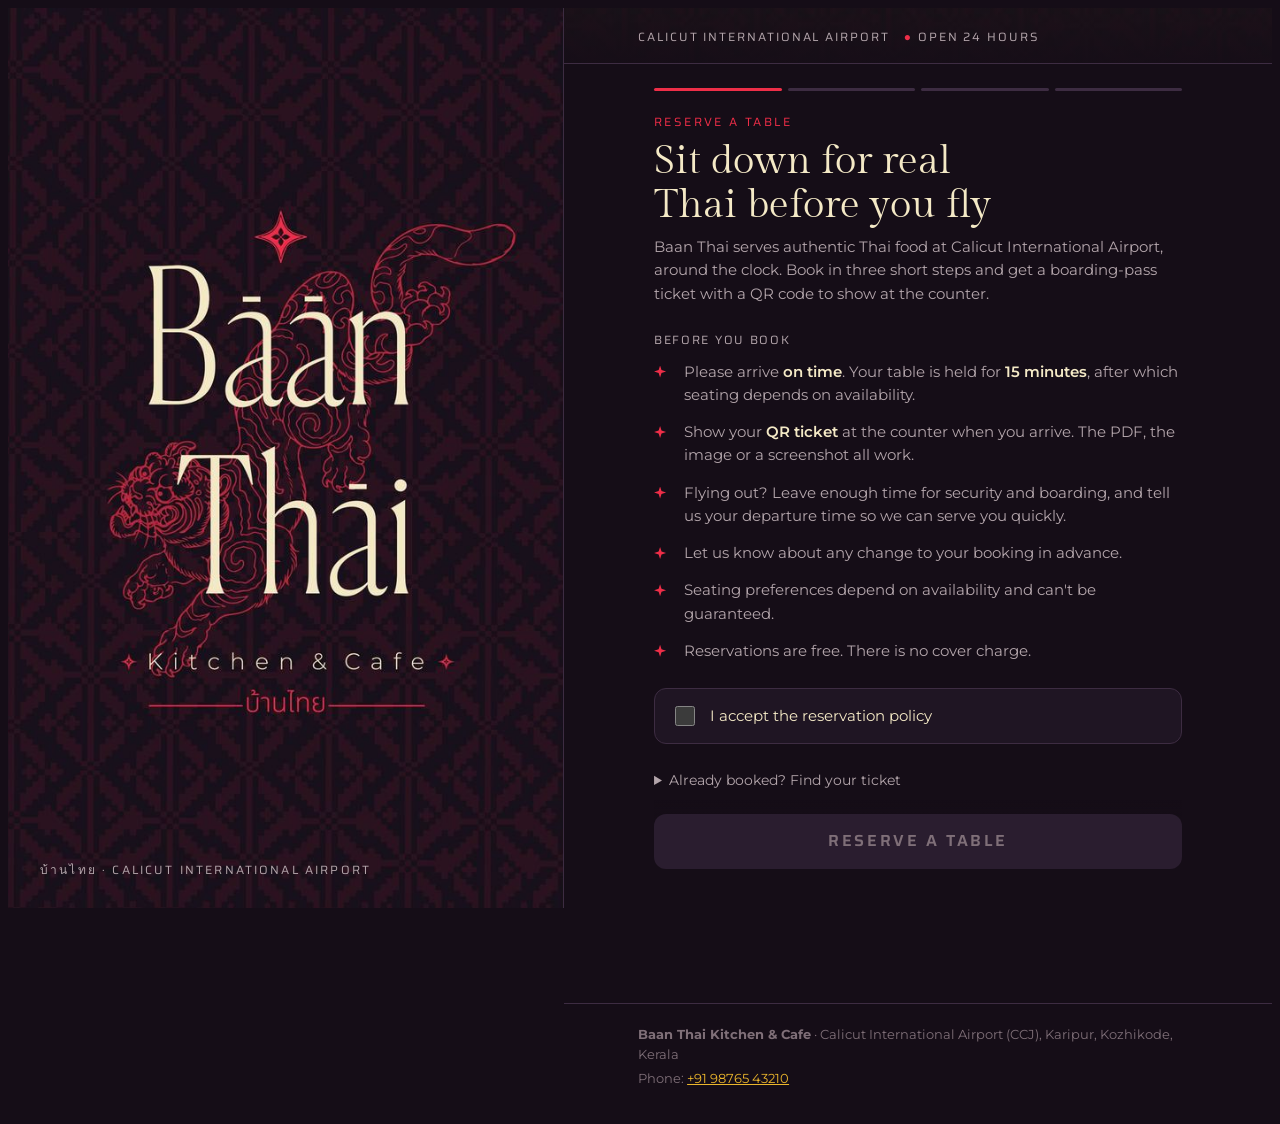
<file: index.html>
<!doctype html>
<html lang="en">
<head>
<meta charset="utf-8">
<meta name="viewport" content="width=device-width,initial-scale=1,viewport-fit=cover">
<title>Baan Thai Kitchen &amp; Cafe – Reserve a Table | Calicut International Airport</title>
<meta name="description" content="Book a table at Baan Thai Kitchen & Cafe, the authentic Thai food cafe at Calicut International Airport (CCJ), Kozhikode. Open 24 hours. Free online reservation with a QR boarding-pass ticket.">
<meta name="theme-color" content="#150d17">
<link rel="canonical" href="https://baanthai.in/">
<meta property="og:url" content="https://baanthai.in/">
<meta property="og:type" content="restaurant">
<meta property="og:title" content="Baan Thai Kitchen & Cafe – Reserve a Table">
<meta property="og:description" content="Authentic Thai food at Calicut International Airport. Book your table in under a minute.">
<meta property="og:image" content="https://baanthai.in/assets/og-image.jpg">
<meta name="twitter:card" content="summary_large_image">
<link rel="icon" type="image/png" href="assets/favicon.png">
<link rel="apple-touch-icon" href="assets/apple-touch-icon.png">
<link rel="preconnect" href="https://fonts.googleapis.com">
<link rel="preconnect" href="https://fonts.gstatic.com" crossorigin>
<link rel="stylesheet" href="https://fonts.googleapis.com/css2?family=Gilda+Display&family=Montserrat:wght@400;500;600&family=Saira:wght@400;500;600&display=swap">
<link rel="stylesheet" href="assets/style.css">
<script type="application/ld+json">
{
  "@context": "https://schema.org",
  "@type": "Restaurant",
  "name": "Baan Thai Kitchen & Cafe",
  "url": "https://baanthai.in/",
  "image": "https://baanthai.in/assets/og-image.jpg",
  "alternateName": "บ้านไทย",
  "servesCuisine": ["Thai"],
  "acceptsReservations": "True",
  "openingHours": "Mo-Su 00:00-23:59",
  "address": {
    "@type": "PostalAddress",
    "streetAddress": "Calicut International Airport",
    "addressLocality": "Karipur, Kozhikode",
    "addressRegion": "Kerala",
    "postalCode": "673647",
    "addressCountry": "IN"
  }
}
</script>
<script src="config.js"></script>
</head>
<body>
<div class="shell guest" id="shell">
  <aside class="poster" aria-hidden="true"><div class="cap">บ้านไทย · Calicut International Airport</div></aside>
  <div class="main">
    <header class="mast">
      <div class="mast-in">
        <img class="logo" src="assets/logo.png" alt="Baan Thai Kitchen &amp; Cafe" width="168" height="58">
        <div class="where"><span>Calicut International Airport</span><span><b>●</b> Open 24 hours</span></div>
      </div>
    </header>
    <main class="wrap" id="view">
      <h1>Reserve a table at Baan Thai</h1>
      <p class="lede">Authentic Thai food at Calicut International Airport, open 24 hours. Loading the booking form…</p>
      <noscript><p class="notice">Please turn on JavaScript to book a table, or call the cafe.</p></noscript>
    </main>
    <footer class="foot" id="foot">
      <p><b>Baan Thai Kitchen &amp; Cafe</b> · Calicut International Airport (CCJ), Karipur, Kozhikode, Kerala</p>
      <p id="foot-phone"></p>
    </footer>
  </div>
</div>
<div class="toast" id="toast" hidden role="status" aria-live="polite"></div>
<script src="assets/vendor/qrcode.js"></script>
<script src="assets/vendor/jspdf.umd.min.js"></script>
<script src="assets/common.js"></script>
<script src="assets/guest.js"></script>
</body>
</html>
</file>
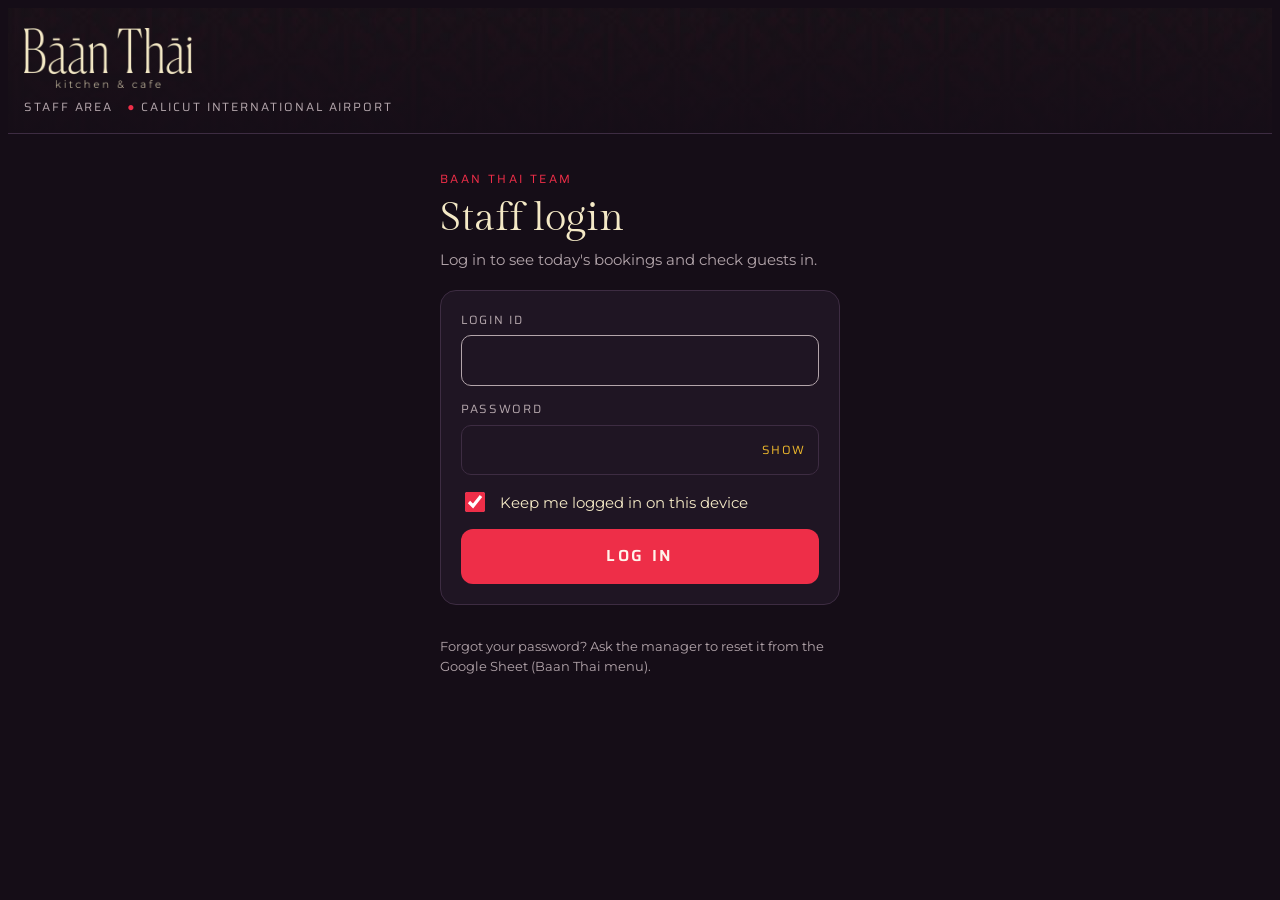
<file: staff/index.html>
<!doctype html>
<html lang="en">
<head>
<meta charset="utf-8">
<meta name="viewport" content="width=device-width,initial-scale=1,viewport-fit=cover">
<title>Baan Thai Staff</title>
<meta name="robots" content="noindex, nofollow">
<meta name="theme-color" content="#150d17">
<link rel="icon" type="image/png" href="../assets/favicon.png">
<link rel="apple-touch-icon" href="../assets/apple-touch-icon.png">
<link rel="preconnect" href="https://fonts.googleapis.com">
<link rel="preconnect" href="https://fonts.gstatic.com" crossorigin>
<link rel="stylesheet" href="https://fonts.googleapis.com/css2?family=Gilda+Display&family=Montserrat:wght@400;500;600&family=Saira:wght@400;500;600&display=swap">
<link rel="stylesheet" href="../assets/style.css">
<script src="../config.js"></script>
</head>
<body>
<div class="shell staff" id="shell">
  <div class="main">
    <header class="mast">
      <div class="mast-in">
        <div class="mast-row">
          <img class="logo" src="../assets/logo.png" alt="Baan Thai Kitchen &amp; Cafe" width="168" height="58">
          <div class="who-chip" id="who" hidden></div>
        </div>
        <div class="where"><span>Staff area</span><span><b>●</b> Calicut International Airport</span></div>
        <nav class="tabs" id="tabs" hidden>
          <a href="#counter" data-r="counter">Counter</a>
          <a href="#bookings" data-r="bookings">Bookings</a>
          <a href="#settings" data-r="settings">Settings</a>
        </nav>
      </div>
    </header>
    <main class="wrap" id="view"><p class="small"><span class="spin"></span> Loading…</p></main>
  </div>
</div>
<div id="dwrap" hidden><div class="scrim"></div><aside class="drawer" id="drawer" role="dialog" aria-modal="true" aria-labelledby="d-title"></aside></div>
<div class="toast" id="toast" hidden role="status" aria-live="polite"></div>
<canvas id="work" hidden></canvas>
<script src="../assets/vendor/qrcode.js"></script>
<script src="../assets/vendor/jspdf.umd.min.js"></script>
<script src="../assets/vendor/jsQR.js"></script>
<script src="../assets/common.js"></script>
<script src="../assets/staff.js"></script>
</body>
</html>
</file>
<file: assets/style.css>
/* Layout: brand poster panel beside a narrow booking column (stacks on phones); staff views widen to a working console. Single dark look taken from the Baan Thai brand book. */
:root{
  --bg:#150d17; --surface:#1f1523; --surface-2:#2a1d2f; --line:#3d2c42;
  --fg:#f4e9c6; --muted:#b3a5ab; --dim:#7f6f78;
  --red:#ee2e48; --red-soft:rgba(238,46,72,.14); --mango:#ebb62c; --leaf:#8ea27d; --plum:#5d2d43;
  --on-cream:#2a1b2e;
  --f-display:"Gilda Display", "Cormorant Garamond", Georgia, serif;
  --f-body:"Montserrat", "Helvetica Neue", Arial, sans-serif;
  --f-data:"Saira", "Arial Narrow", Arial, sans-serif;
  color-scheme:dark;
}
*{box-sizing:border-box}
[hidden]{display:none!important}
html,body{min-height:100%}
body{background:var(--bg);color:var(--fg);font-family:var(--f-body);font-size:15px;line-height:1.55;-webkit-font-smoothing:antialiased}
button,input,select,textarea{font:inherit;color:inherit}
button{cursor:pointer}
:focus-visible{outline:2px solid var(--mango);outline-offset:2px}
@media (prefers-reduced-motion:reduce){*{transition:none!important;animation:none!important}}

/* ---------- shell ---------- */
.shell{display:grid;grid-template-columns:1fr;min-height:100%}
.poster{display:none}
@media (min-width:960px){
  .shell.guest{grid-template-columns:minmax(360px,44%) 1fr}
  .shell.guest .poster{display:block;position:sticky;top:0;height:100vh;background:#1a1019 url(poster.jpg) center/cover no-repeat;border-right:1px solid var(--line)}
  .shell.guest .poster .cap{position:absolute;left:32px;right:32px;bottom:28px;font-family:var(--f-data);font-size:12px;letter-spacing:.18em;text-transform:uppercase;color:var(--muted)}
  .shell.guest .mast .logo{display:none}
}
.main{min-width:0;display:flex;flex-direction:column}
.mast{background:linear-gradient(rgba(21,13,23,.55),rgba(21,13,23,.92)),url(pattern.jpg) center/528px auto repeat;border-bottom:1px solid var(--line);padding-left:max(16px,env(safe-area-inset-left,0px));padding-right:max(16px,env(safe-area-inset-right,0px));padding-block:20px 16px}
.mast-in{max-width:560px;margin:0 auto;display:flex;flex-direction:column;gap:10px}
.logo{width:168px;height:auto;display:block}
.where{font-family:var(--f-data);font-size:12px;letter-spacing:.16em;text-transform:uppercase;color:var(--muted);display:flex;flex-wrap:wrap;gap:4px 14px}
.where b{color:var(--red);font-weight:500}
nav.tabs{display:flex;gap:4px;flex-wrap:wrap;margin-top:6px}
nav.tabs a{font-family:var(--f-data);font-size:13px;letter-spacing:.1em;text-transform:uppercase;color:var(--muted);text-decoration:none;padding:6px 12px;border:1px solid transparent;border-radius:999px}
nav.tabs a[aria-current="page"]{color:var(--fg);border-color:var(--line);background:var(--surface)}
nav.tabs .sep{width:1px;background:var(--line);margin:4px 6px}
.wrap{width:100%;max-width:560px;margin:0 auto;padding-left:max(16px,env(safe-area-inset-left,0px));padding-right:max(16px,env(safe-area-inset-right,0px));padding-block:24px 120px;flex:1}

/* ---------- type ---------- */
h1,h2{font-family:var(--f-display);font-weight:400;line-height:1.1;text-wrap:balance;margin:0}
h1{font-size:clamp(30px,6vw,40px)}
h2{font-size:24px}
.eyebrow{font-family:var(--f-data);font-size:12px;letter-spacing:.2em;text-transform:uppercase;color:var(--red);margin:0 0 8px}
.lede{color:var(--muted);margin:8px 0 0;max-width:60ch}
.label{font-family:var(--f-data);font-size:12px;letter-spacing:.14em;text-transform:uppercase;color:var(--muted);margin:0 0 10px;display:block}
.small{font-size:13px;color:var(--muted)}
.num{font-family:var(--f-data);font-variant-numeric:tabular-nums}

/* ---------- steps ---------- */
.steps{display:flex;gap:6px;margin:0 0 22px}
.steps span{flex:1;height:3px;border-radius:2px;background:var(--line)}
.steps span.on{background:var(--red)}
.stack{display:flex;flex-direction:column;gap:26px}
.policy{list-style:none;margin:0;padding:0;display:flex;flex-direction:column;gap:14px}
.policy li{display:grid;grid-template-columns:18px 1fr;gap:12px;align-items:start}
.policy li::before{content:"";width:12px;height:12px;margin-top:6px;background:var(--red);clip-path:polygon(50% 0,62% 38%,100% 50%,62% 62%,50% 100%,38% 62%,0 50%,38% 38%)}
.policy b{color:var(--fg);font-weight:600}
.policy li{color:var(--muted)}
.check{display:flex;gap:12px;align-items:center;padding:14px 16px;border:1px solid var(--line);border-radius:12px;background:var(--surface)}
.check input{width:20px;height:20px;accent-color:var(--red);flex:none}

.counters{display:grid;grid-template-columns:1fr 1fr;gap:12px}
.counter{border:1px solid var(--line);border-radius:12px;background:var(--surface);padding:12px 14px;display:flex;flex-direction:column;gap:8px}
.counter .row{display:flex;align-items:center;justify-content:space-between}
.counter .row b{font-family:var(--f-data);font-size:26px;font-weight:500;font-variant-numeric:tabular-nums}
.counter button{width:40px;height:40px;border-radius:50%;border:1px solid var(--line);background:transparent;font-size:20px;line-height:1}
.counter button:disabled{opacity:.3;cursor:not-allowed}
.counter small{font-size:12px;color:var(--dim)}

.chips{display:flex;flex-wrap:wrap;gap:8px}
.chips.scroll{flex-wrap:nowrap;overflow-x:auto;padding-bottom:4px;scrollbar-width:thin}
.chip{border:1px solid var(--line);background:var(--surface);border-radius:10px;padding:9px 14px;font-family:var(--f-data);font-size:15px;line-height:1.2;text-align:center;white-space:nowrap;transition:background .15s,border-color .15s}
.chip small{display:block;font-family:var(--f-body);font-size:11px;color:var(--muted);letter-spacing:.02em}
.chip:hover:not(:disabled){border-color:var(--muted)}
.chip[aria-pressed="true"]{background:var(--fg);color:var(--on-cream);border-color:var(--fg)}
.chip[aria-pressed="true"] small{color:var(--plum)}
.chip:disabled{opacity:.32;cursor:not-allowed;text-decoration:line-through}
.chip.date{min-width:76px}
.slotgrid{display:grid;grid-template-columns:repeat(auto-fill,minmax(98px,1fr));gap:8px}
.slot{position:relative}
.slot .left{display:block;font-family:var(--f-body);font-size:11px;color:var(--mango);margin-top:2px}
.slot[aria-pressed="true"] .left{color:var(--plum)}
.chip.pref{border-radius:999px;font-family:var(--f-body);font-size:13px;padding:8px 14px}

.err{color:#ff8a98;font-size:14px;margin:0}
.ok{color:var(--leaf)}

.field{display:flex;flex-direction:column;gap:6px}
.field label{font-family:var(--f-data);font-size:12px;letter-spacing:.14em;text-transform:uppercase;color:var(--muted)}
.input{width:100%;background:var(--surface);border:1px solid var(--line);border-radius:10px;padding:12px 14px;font-size:16px;min-width:0}
.input:focus{border-color:var(--muted);outline:none}
.phone{display:grid;grid-template-columns:auto 1fr;gap:8px}
textarea.input{min-height:84px;resize:vertical}

.summary{border:1px solid var(--line);border-radius:14px;background:var(--surface);padding:16px;display:grid;grid-template-columns:1fr auto;gap:10px 16px;align-items:start}
.summary dl{margin:0;display:grid;grid-template-columns:auto 1fr;gap:6px 14px}
.summary dt{font-family:var(--f-data);font-size:12px;letter-spacing:.14em;text-transform:uppercase;color:var(--dim);padding-top:2px}
.summary dd{margin:0}
.linkbtn{background:none;border:0;color:var(--mango);font-family:var(--f-data);letter-spacing:.1em;text-transform:uppercase;font-size:13px;padding:4px}

.cta{position:sticky;bottom:0;padding-block:14px calc(14px + env(safe-area-inset-bottom,0px));background:linear-gradient(transparent,var(--bg) 30%);margin-top:8px;display:flex;flex-direction:column;gap:8px}
.btn{border:0;border-radius:12px;padding:15px 18px;background:var(--red);color:#fff4ea;font-family:var(--f-data);font-size:16px;font-weight:600;letter-spacing:.16em;text-transform:uppercase;width:100%}
.btn:disabled{background:var(--surface-2);color:var(--dim);cursor:not-allowed}
.btn.ghost{background:transparent;border:1px solid var(--line);color:var(--fg)}
.btn.sm{width:auto;padding:9px 14px;font-size:13px;border-radius:9px;letter-spacing:.1em}
.btn.leaf{background:var(--leaf);color:#14200f}

.ticketbox{border-radius:14px;overflow:hidden;border:1px solid var(--line);background:#120a13;box-shadow:0 18px 40px rgba(0,0,0,.45)}
.ticketbox canvas{display:block;width:100%;height:auto}
.codebig{font-family:var(--f-data);font-size:30px;letter-spacing:.16em;font-weight:600}
.notice{border:1px solid var(--line);border-left:3px solid var(--mango);border-radius:10px;padding:12px 14px;background:var(--surface);font-size:14px;color:var(--muted)}
.mine{display:flex;flex-direction:column;gap:8px}
.mine button{display:flex;justify-content:space-between;gap:12px;align-items:center;text-align:left;border:1px solid var(--line);background:var(--surface);border-radius:12px;padding:12px 14px}
.mine button span:last-child{font-family:var(--f-data);color:var(--mango);letter-spacing:.1em;font-size:13px;text-transform:uppercase}
details.find summary{cursor:pointer;color:var(--muted);font-size:14px}
details.find[open] summary{margin-bottom:12px}
.row2{display:grid;grid-template-columns:1fr 1fr;gap:10px}
@media (max-width:420px){.row2{grid-template-columns:1fr}}

/* ---------- staff ---------- */
.stats{display:grid;grid-template-columns:repeat(4,minmax(0,1fr));gap:10px}
@media (max-width:640px){.stats{grid-template-columns:repeat(2,minmax(0,1fr))}}
.stat{border:1px solid var(--line);border-radius:12px;padding:12px 14px;background:var(--surface)}
.stat b{display:block;font-family:var(--f-data);font-size:28px;font-weight:500;font-variant-numeric:tabular-nums;line-height:1.1}
.stat span{font-family:var(--f-data);font-size:12px;letter-spacing:.14em;text-transform:uppercase;color:var(--muted)}
.toolbar{display:flex;flex-wrap:wrap;gap:10px;align-items:center}
.toolbar .input{flex:1;min-width:180px}
.slotblock{border:1px solid var(--line);border-radius:12px;overflow:hidden}
.slothead{display:flex;align-items:center;gap:14px;padding:10px 14px;background:var(--surface-2);font-family:var(--f-data)}
.slothead b{font-size:17px;font-weight:600;min-width:84px}
.bar{flex:1;height:6px;border-radius:3px;background:var(--line);overflow:hidden;max-width:220px}
.bar i{display:block;height:100%;background:var(--leaf)}
.bar i.warn{background:var(--mango)}.bar i.full{background:var(--red)}
.slothead small{color:var(--muted);font-size:13px;letter-spacing:.06em}
.bk{display:grid;grid-template-columns:minmax(0,1.4fr) auto auto;gap:6px 14px;align-items:center;padding:12px 14px;border-top:1px solid var(--line);background:var(--surface)}
.bk .who{min-width:0}
.bk .who b{font-weight:600}
.bk .who div{font-size:13px;color:var(--muted);overflow-wrap:anywhere}
.bk .acts{display:flex;gap:6px;flex-wrap:wrap;justify-content:flex-end}
@media (max-width:640px){.bk{grid-template-columns:1fr auto}.bk .acts{grid-column:1/-1;justify-content:flex-start}}
.pill{display:inline-block;font-family:var(--f-data);font-size:12px;letter-spacing:.12em;text-transform:uppercase;padding:3px 9px;border-radius:999px;border:1px solid currentColor;white-space:nowrap}
.pill.confirmed{color:var(--mango)}.pill.checked_in{color:var(--leaf)}.pill.cancelled{color:var(--dim)}.pill.no_show{color:#ff8a98}
.empty{border:1px dashed var(--line);border-radius:12px;padding:28px 18px;text-align:center;color:var(--muted)}
.scanpad{display:grid;grid-template-columns:minmax(0,1fr) minmax(0,1.2fr);gap:20px;align-items:start}
@media (max-width:820px){.scanpad{grid-template-columns:1fr}}
.scanbtn{display:flex;flex-direction:column;align-items:center;justify-content:center;gap:10px;border:1px solid var(--line);border-radius:16px;padding:34px 18px;background:var(--surface);text-align:center;cursor:pointer;position:relative}
.scanbtn input{position:absolute;inset:0;opacity:0;cursor:pointer}
.scanbtn svg{width:56px;height:56px}
.verdict{border-radius:14px;padding:16px;border:1px solid var(--line);background:var(--surface);display:flex;flex-direction:column;gap:14px}
.verdict .head{display:flex;gap:12px;align-items:center}
.verdict .dot{width:14px;height:14px;border-radius:50%;flex:none}
.verdict.good{border-color:var(--leaf)}.verdict.good .dot{background:var(--leaf)}
.verdict.warn{border-color:var(--mango)}.verdict.warn .dot{background:var(--mango)}
.verdict.bad{border-color:var(--red)}.verdict.bad .dot{background:var(--red)}
.verdict h2{font-size:22px}
.kv{display:grid;grid-template-columns:auto 1fr;gap:6px 16px;margin:0}
.kv dt{font-family:var(--f-data);font-size:12px;letter-spacing:.14em;text-transform:uppercase;color:var(--dim);padding-top:2px}
.kv dd{margin:0;overflow-wrap:anywhere}
.settings{display:grid;grid-template-columns:repeat(auto-fill,minmax(220px,1fr));gap:14px}
/* ---------- console ---------- */
.shell.staff .mast-in,.shell.staff .wrap{max-width:1280px}
.dim{color:var(--dim)}
.con-head{display:flex;flex-wrap:wrap;gap:16px;justify-content:space-between;align-items:flex-end}
.con-tools{display:flex;flex-wrap:wrap;gap:8px;align-items:center}
.daynav{display:flex;gap:6px;align-items:center}
.ib{width:40px;height:40px;border-radius:9px;border:1px solid var(--line);background:var(--surface);font-size:20px;line-height:1;flex:none}
.ib:hover{border-color:var(--muted)}
.daynav .input{width:auto;padding:8px 10px;font-size:14px}
.dayline{font-family:var(--f-data);letter-spacing:.06em;color:var(--muted);display:flex;flex-wrap:wrap;gap:4px 18px;align-items:center;margin-top:-12px}
.live{color:var(--leaf)}
.live::before{content:"";display:inline-block;width:7px;height:7px;border-radius:50%;background:var(--leaf);margin-right:7px;vertical-align:1px;animation:pulse 2s ease-in-out infinite}
@keyframes pulse{50%{opacity:.35}}
.stats.six{grid-template-columns:repeat(6,minmax(0,1fr))}
@media (max-width:1000px){.stats.six{grid-template-columns:repeat(3,minmax(0,1fr))}}
@media (max-width:480px){.stats.six{grid-template-columns:repeat(2,minmax(0,1fr))}}
.stat small{display:block;font-size:12px;color:var(--dim);margin-top:2px}
.stat.alert{border-color:var(--mango)}
.stat.alert b{color:var(--mango)}
.load{border:1px solid var(--line);border-radius:12px;background:var(--surface);padding:14px 14px 10px;display:flex;flex-direction:column;gap:10px}
.loadtop{display:flex;flex-wrap:wrap;justify-content:space-between;gap:6px 16px;align-items:baseline}
.loadbars{display:flex;align-items:flex-end;gap:2px;height:72px;position:relative;border-bottom:1px solid var(--line)}
.loadbars button{flex:1;min-width:0;height:100%;border:0;background:transparent;padding:0;display:flex;align-items:flex-end;border-radius:3px 3px 0 0}
.loadbars button:hover{background:var(--surface-2)}
.loadbars button[aria-pressed="true"]{background:var(--surface-2);box-shadow:inset 0 0 0 1px var(--muted)}
.loadbars i{display:block;width:100%;background:var(--leaf);border-radius:2px 2px 0 0}
.loadbars i.warn{background:var(--mango)}.loadbars i.full{background:var(--red)}.loadbars i.zero{background:var(--line)}
.loadbars .now{position:absolute;top:-6px;bottom:-1px;width:2px;margin-left:-1px;background:var(--fg);pointer-events:none;border-radius:1px}
.loadaxis{display:grid;grid-template-columns:repeat(8,1fr);font-family:var(--f-data);font-size:11px;letter-spacing:.06em;color:var(--dim)}
.con-body{display:grid;grid-template-columns:minmax(0,1fr) 300px;gap:20px;align-items:start}
@media (max-width:1060px){.con-body{grid-template-columns:1fr}}
.con-side{display:flex;flex-direction:column;gap:14px;position:sticky;top:16px}
@media (max-width:1060px){.con-side{position:static;order:-1}}
.panel{border:1px solid var(--line);border-radius:12px;background:var(--surface);padding:14px;display:flex;flex-direction:column;gap:8px;min-width:0}
.panel h3{font-family:var(--f-data);font-size:12px;letter-spacing:.16em;text-transform:uppercase;color:var(--muted);margin:0 0 2px;font-weight:500}
.nx{display:grid;grid-template-columns:72px minmax(0,1fr) auto;gap:10px;align-items:center;padding:9px 0 2px;border:0;border-top:1px solid var(--line);background:none;text-align:left;width:100%}
.nx .t{font-size:14px;font-weight:600}
.nx .who{min-width:0;display:flex;flex-direction:column}
.nx .who b{overflow:hidden;text-overflow:ellipsis;white-space:nowrap;font-weight:600}
.nx:hover b{color:var(--mango)}
.toolbar .chips{flex:0 1 auto;min-width:0}
@media (max-width:520px){nav.tabs .sep{display:none}}
.rows{border:1px solid var(--line);border-radius:12px;overflow:hidden}
.rh,.r{display:grid;grid-template-columns:76px minmax(0,1.4fr) 44px 124px 44px minmax(0,1.6fr) 108px 96px;gap:12px;align-items:center;padding:10px 14px}
.rh{background:var(--surface-2);font-family:var(--f-data);font-size:11px;letter-spacing:.14em;text-transform:uppercase;color:var(--muted)}
.r{border-top:1px solid var(--line);background:var(--surface);cursor:pointer;box-shadow:inset 3px 0 0 transparent}
.r:hover{background:var(--surface-2)}
.r.late{box-shadow:inset 3px 0 0 var(--mango)}
.r.cancelled>*:not(.c-act),.r.no_show>*:not(.c-act){opacity:.55}
.r .t{font-size:15px;font-weight:600}
.r .nm{min-width:0;display:flex;flex-direction:column}
.r .nm b{font-weight:600;overflow:hidden;text-overflow:ellipsis;white-space:nowrap}
.r .code{font-family:var(--f-data);font-size:12px;letter-spacing:.08em;color:var(--dim)}
.r .meta-sm{display:none}
.c-party b{font-weight:600;display:block;font-size:16px;line-height:1.1}
.c-party small{color:var(--dim);font-size:11px}
.c-phone{font-size:14px;white-space:nowrap}
.c-act .btn{white-space:nowrap}
.c-notes{font-size:13px;color:var(--muted);overflow:hidden;display:-webkit-box;-webkit-line-clamp:2;-webkit-box-orient:vertical}
.c-st{display:flex;flex-direction:column;align-items:flex-start;gap:4px}
.c-act{display:flex;justify-content:flex-end}
.chev{color:var(--dim);font-size:22px;line-height:1;padding-right:4px}
.flag{font-family:var(--f-data);font-size:11px;letter-spacing:.1em;text-transform:uppercase;color:var(--mango);white-space:nowrap}
@media (max-width:820px){
  .rh{display:none}
  .r{grid-template-columns:66px minmax(0,1fr) auto;gap:10px}
  .r .c-party,.r .c-phone,.r .c-table,.r .c-notes,.r .c-st{display:none}
  .r .meta-sm{display:flex;flex-wrap:wrap;gap:4px 8px;align-items:center;font-size:13px;color:var(--muted);margin-top:3px}
  .r .meta-sm .pill{font-size:10px;padding:1px 7px}
}
#dwrap{position:fixed;inset:0;z-index:30}
.scrim{position:absolute;inset:0;background:rgba(8,4,9,.62)}
.drawer{position:absolute;top:0;right:0;bottom:0;width:min(480px,100%);background:var(--bg);border-left:1px solid var(--line);overflow-y:auto;overscroll-behavior:contain;
  padding-top:calc(18px + env(safe-area-inset-top,0px));padding-bottom:calc(28px + env(safe-area-inset-bottom,0px));padding-left:20px;padding-right:max(20px,env(safe-area-inset-right,0px));
  display:flex;flex-direction:column;gap:18px;box-shadow:-24px 0 48px rgba(0,0,0,.45)}
@media (max-width:520px){.drawer{padding-left:max(16px,env(safe-area-inset-left,0px));padding-right:max(16px,env(safe-area-inset-right,0px))}}
.dhead{display:flex;justify-content:space-between;gap:12px;align-items:flex-start}
.dhead h2{font-size:28px;overflow-wrap:anywhere}
.dhead .eyebrow{margin-bottom:6px}
.tags{display:flex;gap:10px;flex-wrap:wrap;align-items:center;margin-top:10px}
.x{width:40px;height:40px;border-radius:10px;border:1px solid var(--line);background:var(--surface);font-size:22px;line-height:1;flex:none}
.sec{display:flex;flex-direction:column;gap:12px;border-top:1px solid var(--line);padding-top:16px}
.grid2{display:grid;grid-template-columns:1fr 1fr;gap:10px}
.grid2.tn{grid-template-columns:96px minmax(0,1fr)}
.drawer .kv{grid-template-columns:96px minmax(0,1fr)}
.drawer a.linkbtn{text-decoration:none;display:inline-block}
.drawer .linkbtn{padding:4px 0;margin-right:14px}

/* ---------- counter ---------- */
.desk{display:grid;grid-template-columns:minmax(0,1.3fr) minmax(0,1fr);gap:20px;align-items:start}
@media (max-width:900px){.desk{grid-template-columns:1fr}}
.codebox{border:1px solid var(--line);border-radius:16px;background:var(--surface);padding:18px;display:flex;flex-direction:column;gap:12px}
.codein{display:flex;gap:10px}
.codein .input{flex:1;min-width:0;font-family:var(--f-data);font-size:clamp(22px,5vw,32px);font-weight:600;letter-spacing:.18em;text-transform:uppercase;padding:10px 16px}
.codein .input::placeholder{color:var(--line);letter-spacing:.18em}
.codefoot{display:flex;flex-wrap:wrap;gap:10px;justify-content:space-between;align-items:center}
.scanmini{position:relative;overflow:hidden;cursor:pointer}
.scanmini input{position:absolute;inset:0;opacity:0;cursor:pointer}
.verdict .vt{font-family:var(--f-data);font-size:15px;font-weight:600;letter-spacing:.12em;text-transform:uppercase;margin:0}
.verdict.good .vt{color:var(--leaf)}.verdict.warn .vt{color:var(--mango)}.verdict.bad .vt{color:#ff8a98}
.vguest{display:flex;flex-wrap:wrap;gap:8px 14px;align-items:center;border-top:1px solid var(--line);padding-top:14px}
.vguest h2{font-size:clamp(28px,4vw,36px);overflow-wrap:anywhere}
.facts{display:grid;grid-template-columns:repeat(4,minmax(0,1fr));gap:8px}
@media (max-width:520px){.facts{grid-template-columns:repeat(2,minmax(0,1fr))}}
.fact{background:var(--surface-2);border-radius:10px;padding:10px 12px;min-width:0}
.fact span{display:block;font-family:var(--f-data);font-size:11px;letter-spacing:.14em;text-transform:uppercase;color:var(--dim)}
.fact b{display:block;font-family:var(--f-data);font-size:22px;font-weight:600;line-height:1.2;overflow-wrap:anywhere}
.fact small{font-size:12px;color:var(--muted)}
.feedpanel{gap:0;padding:0;overflow:hidden}
.feedhead{display:flex;justify-content:space-between;gap:10px;align-items:center;padding:14px;border-bottom:1px solid var(--line)}
.feedhead .small{display:block}
.feedhead .btn{white-space:nowrap;flex:none}
#k-feed .empty{margin:14px;border-style:dashed}
.fi{display:grid;grid-template-columns:minmax(0,1fr) auto;gap:12px;align-items:center;width:100%;text-align:left;padding:11px 14px;border:0;border-bottom:1px solid var(--line);background:none;box-shadow:inset 3px 0 0 transparent}
.fi:last-child{border-bottom:0}
.fi:hover{background:var(--surface-2)}
.fi.new{box-shadow:inset 3px 0 0 var(--red);background:var(--red-soft)}
.fw{display:flex;flex-direction:column;min-width:0}
.fn{display:flex;gap:8px;align-items:center;min-width:0}
.fn b{font-weight:600;overflow:hidden;text-overflow:ellipsis;white-space:nowrap}
.fr{display:flex;flex-direction:column;align-items:flex-end;gap:2px}
.fr .code{font-size:13px;letter-spacing:.08em;color:var(--mango)}
.newbadge{flex:none;background:var(--red);color:#fff4ea;font-family:var(--f-data);font-size:10px;font-weight:600;letter-spacing:.14em;text-transform:uppercase;padding:2px 6px;border-radius:4px}
.toast{position:fixed;left:50%;transform:translateX(-50%);bottom:calc(20px + env(safe-area-inset-bottom,0px));background:var(--fg);color:var(--on-cream);padding:10px 16px;border-radius:10px;font-size:14px;z-index:40;max-width:calc(100% - 32px);box-shadow:0 8px 24px rgba(0,0,0,.4)}
.confirmrow{display:flex;gap:8px;align-items:center;flex-wrap:wrap;font-size:13px;color:var(--muted)}
.spin{display:inline-block;width:16px;height:16px;border:2px solid var(--line);border-top-color:var(--fg);border-radius:50%;animation:sp .8s linear infinite;vertical-align:-3px}
@keyframes sp{to{transform:rotate(360deg)}}

/* ---------- website additions ---------- */
.hp{position:absolute;left:-9999px;width:1px;height:1px;overflow:hidden}
.foot{padding-left:max(16px,env(safe-area-inset-left,0px));padding-right:max(16px,env(safe-area-inset-right,0px));padding-block:20px calc(24px + env(safe-area-inset-bottom,0px));border-top:1px solid var(--line);color:var(--dim);font-size:13px}
.foot p{max-width:560px;margin:0 auto 4px}
.shell.staff .foot p{max-width:1280px}
.foot a,.notice a,.err a{color:var(--mango)}
#findform{display:grid}
.mast-row{display:flex;flex-wrap:wrap;gap:10px 16px;justify-content:space-between;align-items:center}
.who-chip{display:flex;flex-wrap:wrap;gap:6px 14px;align-items:center;font-size:13px;color:var(--muted)}
.who-chip b{color:var(--fg);font-weight:600}
.who-chip a,.who-chip button{color:var(--mango);font-family:var(--f-data);letter-spacing:.1em;text-transform:uppercase;font-size:12px;text-decoration:none;background:none;border:0;padding:4px 0}
.login{max-width:400px;margin:0 auto;display:flex;flex-direction:column;gap:18px;padding-top:12px}
.login form{display:flex;flex-direction:column;gap:14px;border:1px solid var(--line);border-radius:16px;background:var(--surface);padding:20px}
.pw{position:relative}
.pw .input{padding-right:72px}
.pw button{position:absolute;right:8px;top:50%;transform:translateY(-50%);background:none;border:0;color:var(--mango);font-family:var(--f-data);font-size:12px;letter-spacing:.1em;text-transform:uppercase;padding:6px}
.check.plain{border:0;background:none;padding:0}
.sync{font-size:12px;color:var(--dim)}
</file>
